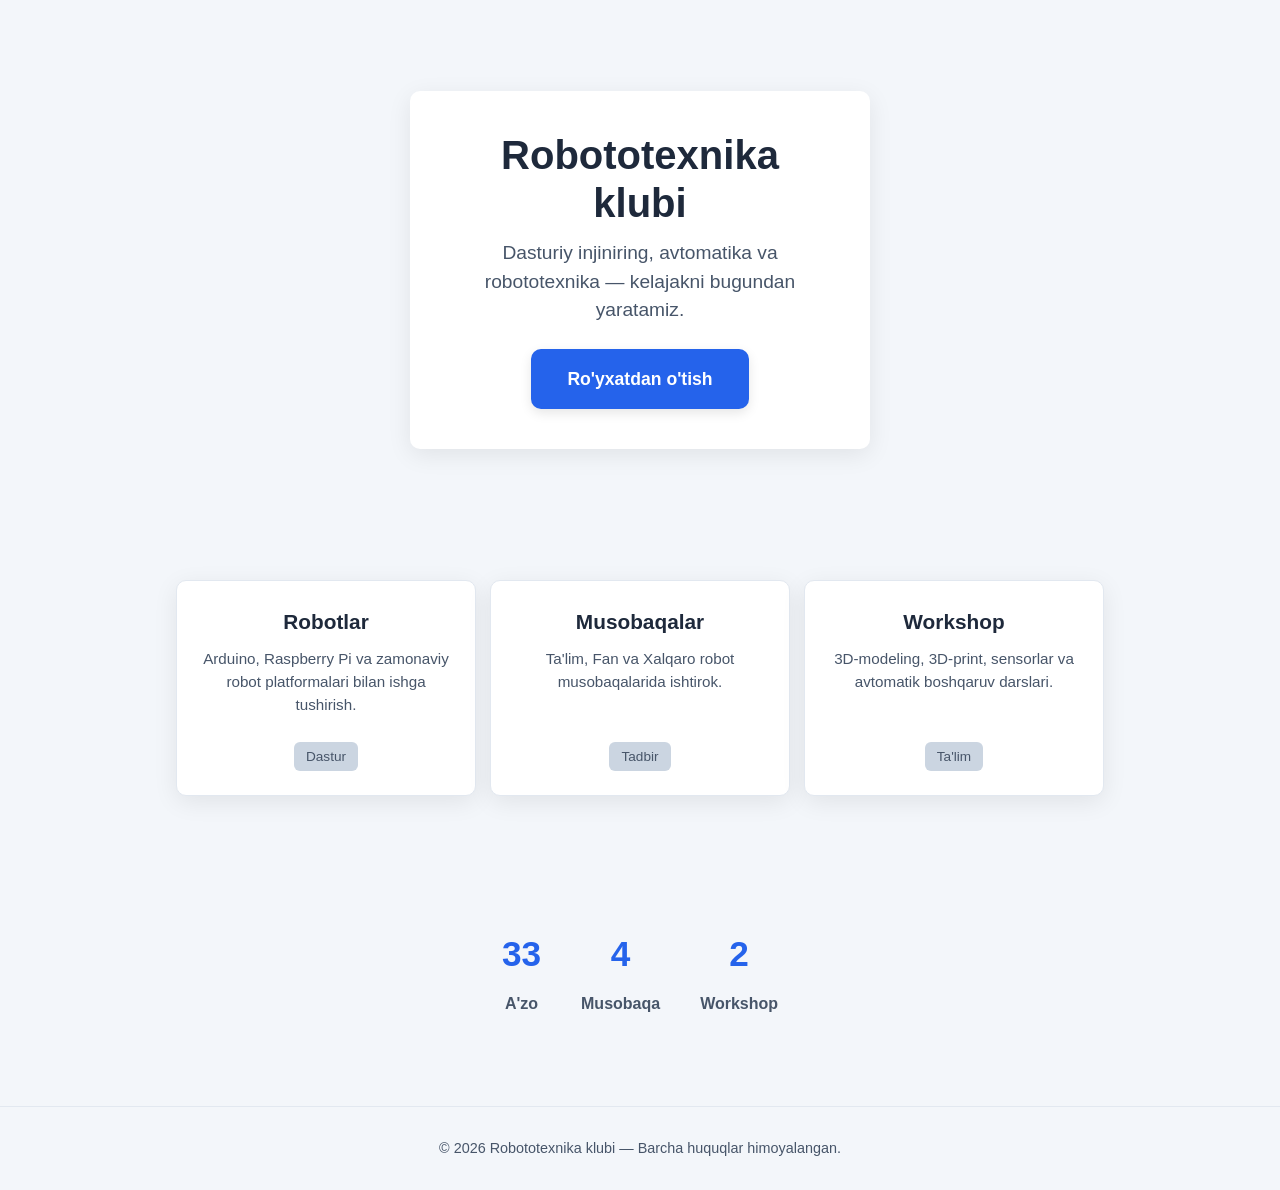
<file: 1-amaliyot/index.html>
<!DOCTYPE html>
<html lang="uz">
<head>
<meta charset="UTF-8">
<meta name="viewport" content="width=device-width, initial-scale=1.0">
<title>Robototexnika klubi</title>
<link rel="stylesheet" href="css/style.css">
</head>
<body>

<header class="hero">
    <div class="hero-inner">
        <h1>Robototexnika klubi</h1>
        <p class="subtitle">Dasturiy injiniring, avtomatika va robototexnika — kelajakni bugundan yaratamiz.</p>
        <a href="registration.html" class="btn btn-large">Ro'yxatdan o'tish</a>
    </div>
</header>

<main>
    <section class="cards">
        <article class="card" onclick="this.classList.toggle('active')">
            <h3>Robotlar</h3>
            <p>Arduino, Raspberry Pi va zamonaviy robot platformalari bilan ishga tushirish.</p>
            <span class="tag">Dastur</span>
        </article>
        <article class="card" onclick="this.classList.toggle('active')">
            <h3>Musobaqalar</h3>
            <p>Ta'lim, Fan va Xalqaro robot musobaqalarida ishtirok.</p>
            <span class="tag">Tadbir</span>
        </article>
        <article class="card" onclick="this.classList.toggle('active')">
            <h3>Workshop</h3>
            <p>3D-modeling, 3D-print, sensorlar va avtomatik boshqaruv darslari.</p>
            <span class="tag">Ta'lim</span>
        </article>
    </section>

    <section class="stats" id="stats">
        <div class="stat">
            <div class="stat-num" data-target="120">0</div>
            <div class="stat-label">A'zo</div>
        </div>
        <div class="stat">
            <div class="stat-num" data-target="15">0</div>
            <div class="stat-label">Musobaqa</div>
        </div>
        <div class="stat">
            <div class="stat-num" data-target="8">0</div>
            <div class="stat-label">Workshop</div>
        </div>
    </section>
</main>

<footer>
    <p>© 2026 Robototexnika klubi — Barcha huquqlar himoyalangan.</p>
</footer>

<script>
// Counter animation on scroll
function animateCounters() {
    const nums = document.querySelectorAll('.stat-num');
    nums.forEach(n => {
        const t = +n.dataset.target;
        const dur = 1200;
        const start = Date.now();
        const tick = () => {
            const p = Math.min((Date.now() - start) / dur, 1);
            n.textContent = Math.round(t * p);
            if (p < 1) requestAnimationFrame(tick);
        };
        tick();
    });
}

// Simple click feedback on cards
const cards = document.querySelectorAll('.card');
cards.forEach(c => {
    c.addEventListener('click', () => {
        cards.forEach(x => x.classList.remove('active'));
        c.classList.add('active');
    });
});

// Trigger counter when stats enter view
const observer = new IntersectionObserver(entries => {
    entries.forEach(e => { if (e.isIntersecting) animateCounters(); });
}, { threshold: 0.5 });
observer.observe(document.getElementById('stats'));
</script>

</body>
</html>
</file>
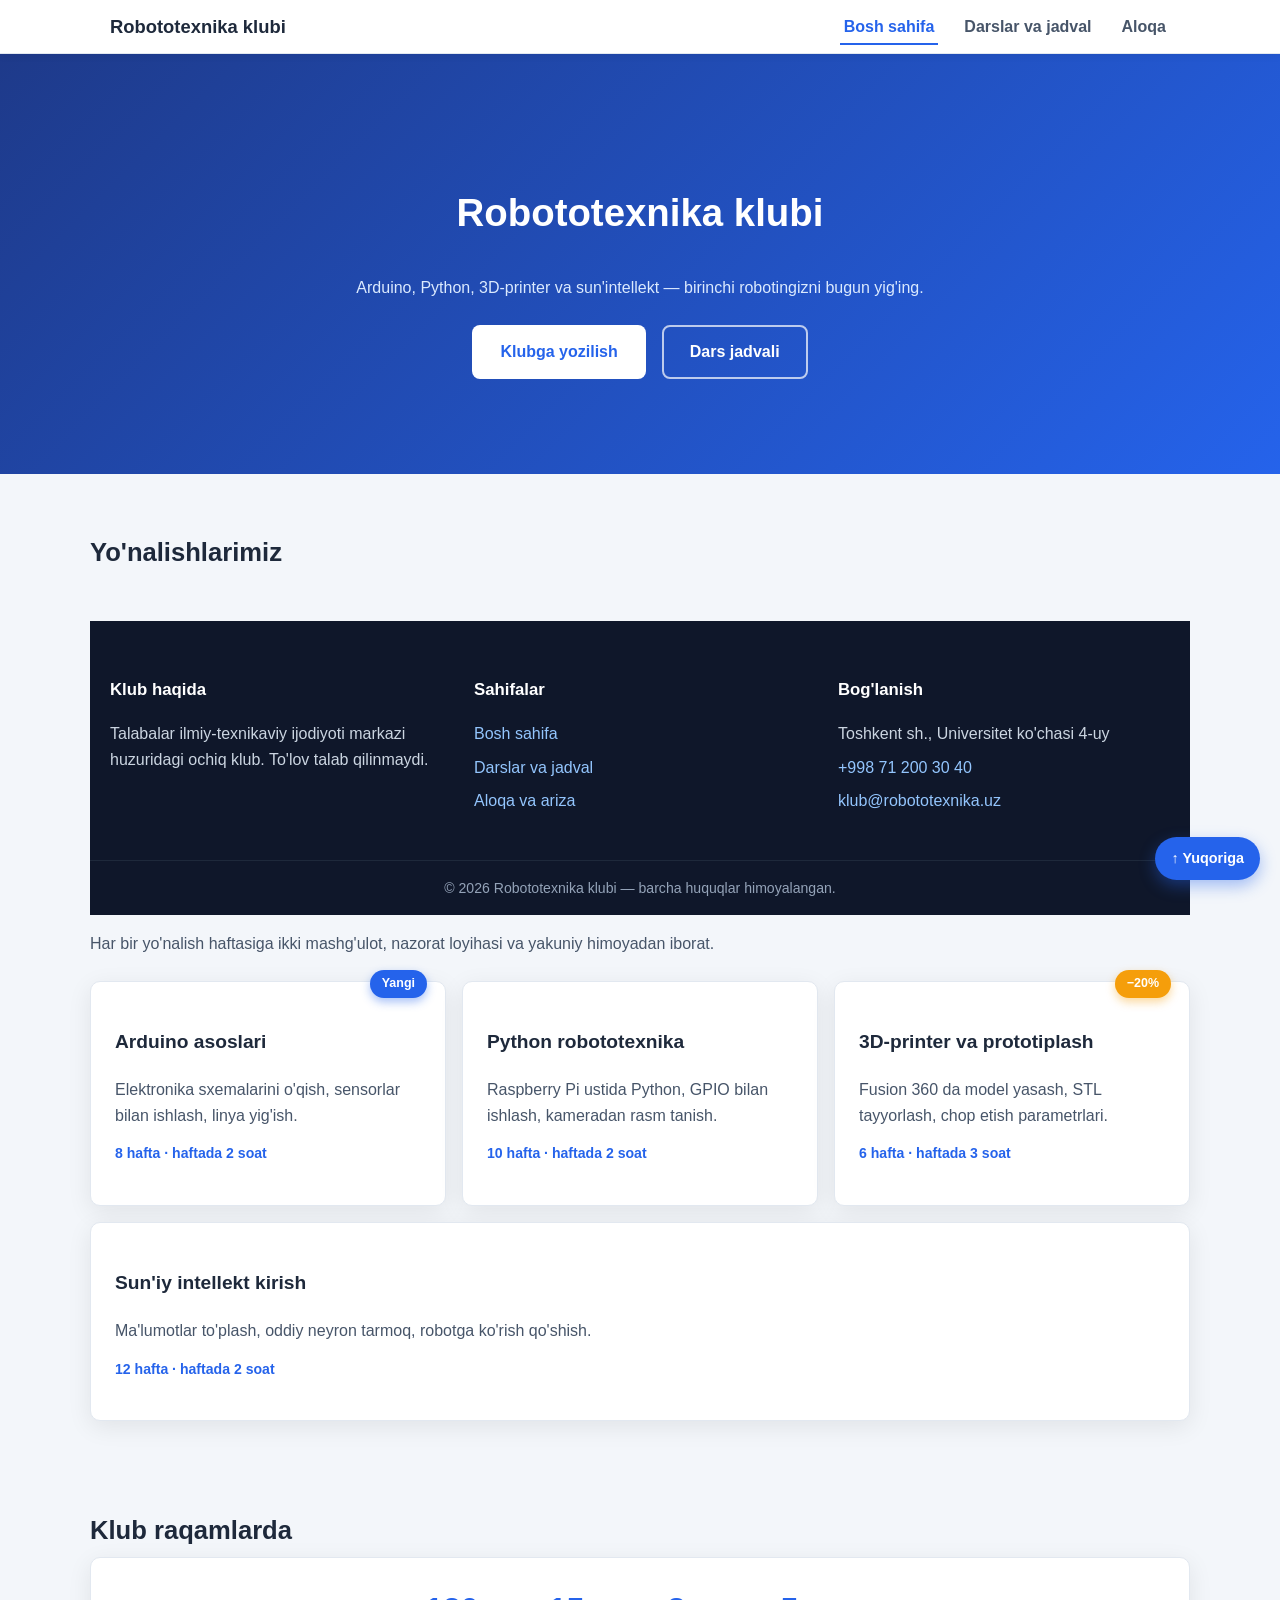
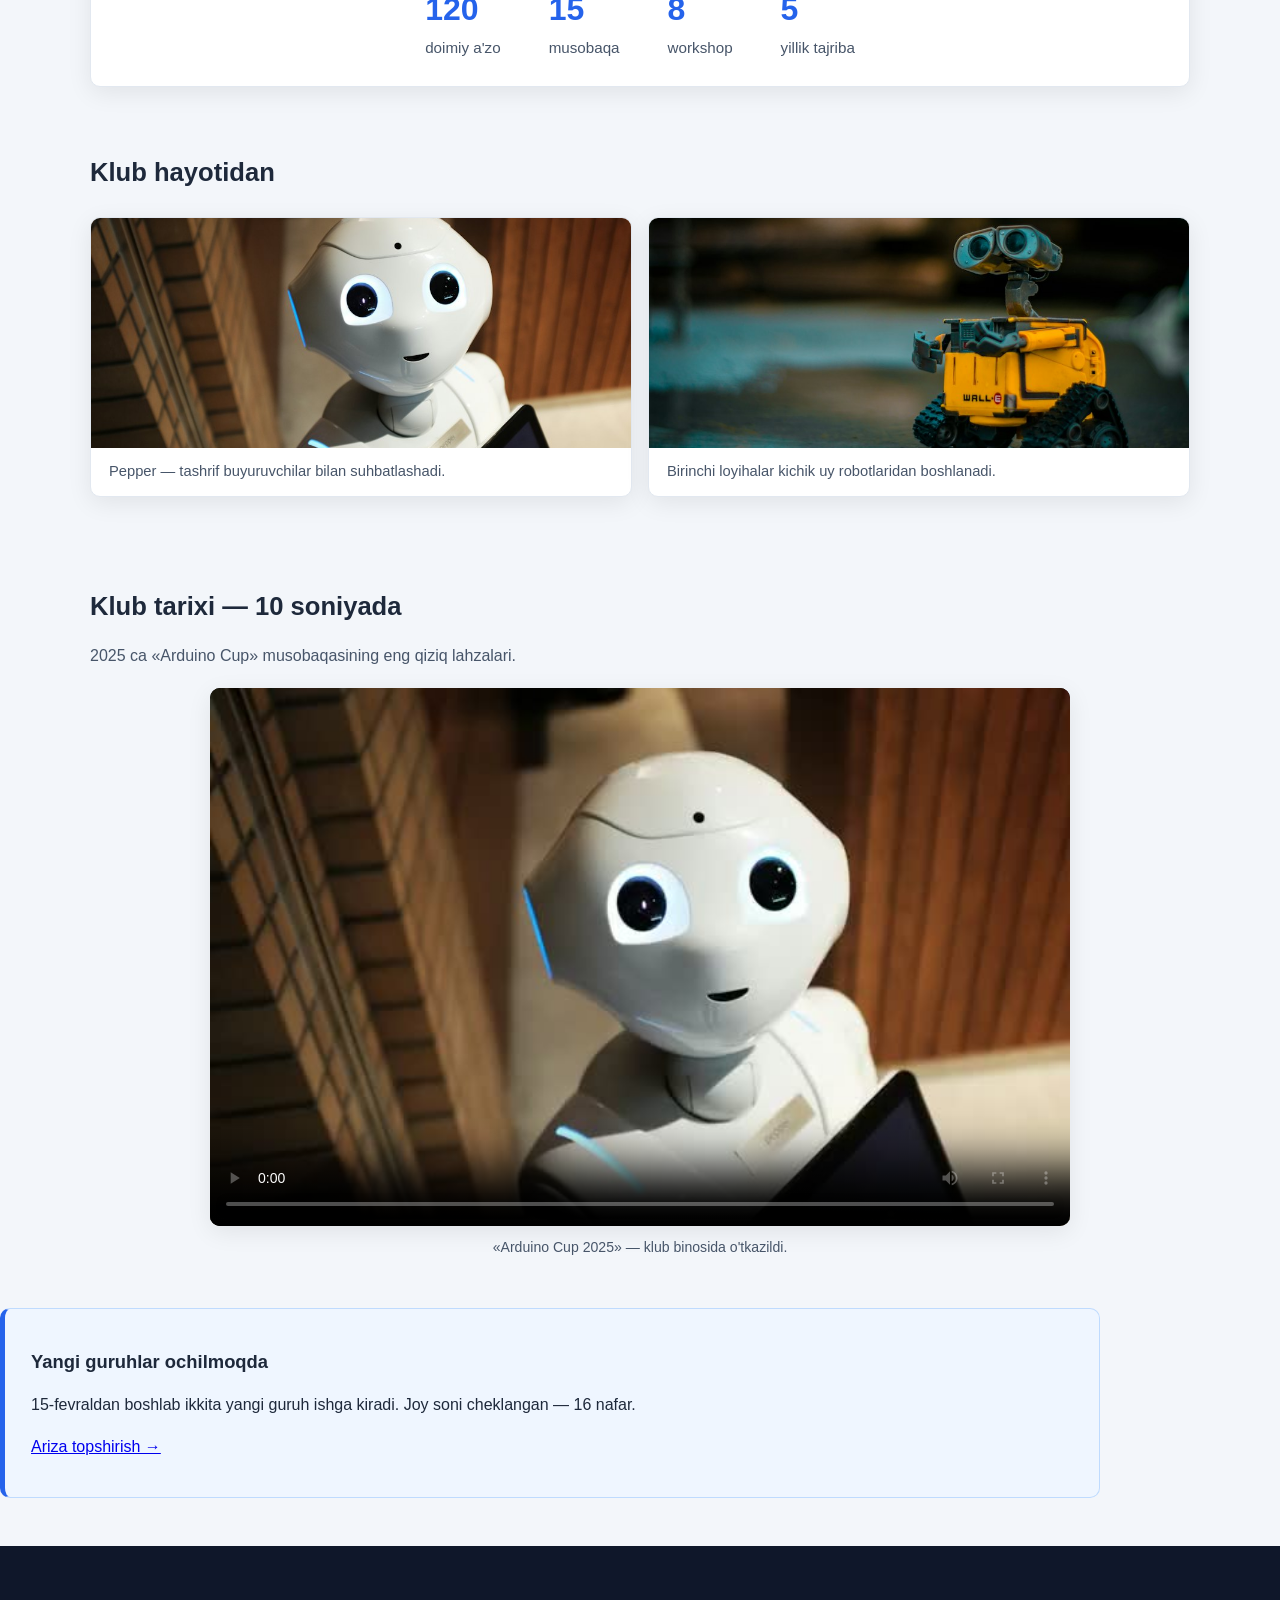
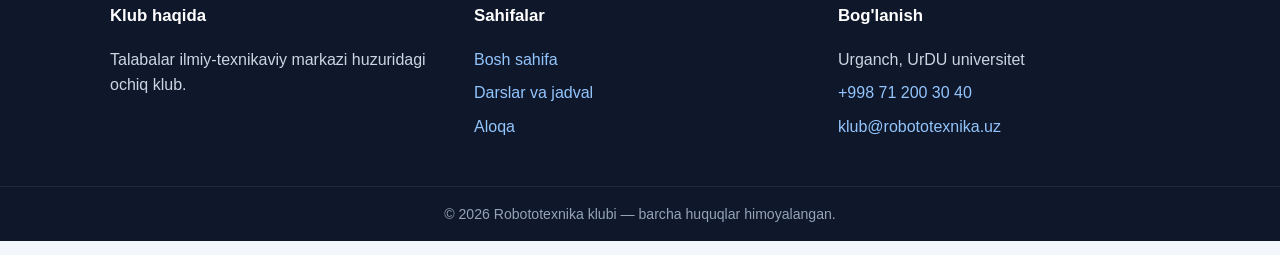
<file: 2-amaliyot/index.html>
<!DOCTYPE html>
<html lang="uz">
<head>
<meta charset="UTF-8">
<meta name="viewport" content="width=device-width, initial-scale=1.0">
<title>Robototexnika klubi — Bosh sahifa</title>
<link rel="stylesheet" href="css/style.css">
</head>
<body id="top">

<header class="site-header">
  <div class="header-inner">
    <a href="index.html" class="logo">Robototexnika klubi</a>
    <nav class="main-nav" aria-label="Asosiy menyu">
      <ul>
        <li><a href="index.html" class="active">Bosh sahifa</a></li>
        <li><a href="batafsil.html">Darslar va jadval</a></li>
        <li><a href="aloqa.html">Aloqa</a></li>
      </ul>
    </nav>
  </div>
</header>

<main>
  <section class="hero">
    <div class="hero-content">
      <h1>Robototexnika klubi</h1>
      <p>Arduino, Python, 3D-printer va sun'intellekt — birinchi robotingizni bugun yig'ing.</p>
      <div class="hero-actions">
        <a href="aloqa.html" class="btn btn-light">Klubga yozilish</a>
        <a href="batafsil.html" class="btn btn-ghost">Dars jadvali</a>
      </div>
    </div>
  </section>

  <section class="section container">
    <h2 class="section-title">Yo'nalishlarimiz</h2><footer class="site-footer">
      <div class="footer-inner">
        <div class="footer-col"><h3>Klub haqida</h3><p>Talabalar ilmiy-texnikaviy ijodiyoti markazi huzuridagi ochiq klub. To'lov talab qilinmaydi.</p></div>
        <div class="footer-col"><h3>Sahifalar</h3><ul><li><a href="index.html">Bosh sahifa</a></li><li><a href="batafsil.html">Darslar va jadval</a></li><li><a href="aloqa.html">Aloqa va ariza</a></li></ul></div>
        <div class="footer-col"><h3>Bog'lanish</h3><ul><li>Toshkent sh., Universitet ko'chasi 4-uy</li><li><a href="tel:+998712003040">+998 71 200 30 40</a></li><li><a href="mailto:klub@robototexnika.uz">klub@robototexnika.uz</a></li></ul></div>
      </div>
      <p class="copyright">© 2026 Robototexnika klubi — barcha huquqlar himoyalangan.</p>
    </footer>
    <p class="section-lead">Har bir yo'nalish haftasiga ikki mashg'ulot, nazorat loyihasi va yakuniy himoyadan iborat.</p>
    <div class="cards">
      <article class="card"><span class="badge badge-blue">Yangi</span><h3>Arduino asoslari</h3><p>Elektronika sxemalarini o'qish, sensorlar bilan ishlash, linya yig'ish.</p><p class="meta">8 hafta · haftada 2 soat</p></article>
      <article class="card"><h3>Python robototexnika</h3><p>Raspberry Pi ustida Python, GPIO bilan ishlash, kameradan rasm tanish.</p><p class="meta">10 hafta · haftada 2 soat</p></article>
      <article class="card"><span class="badge">−20%</span><h3>3D-printer va prototiplash</h3><p>Fusion 360 da model yasash, STL tayyorlash, chop etish parametrlari.</p><p class="meta">6 hafta · haftada 3 soat</p></article>
      <article class="card"><h3>Sun'iy intellekt kirish</h3><p>Ma'lumotlar to'plash, oddiy neyron tarmoq, robotga ko'rish qo'shish.</p><p class="meta">12 hafta · haftada 2 soat</p></article>
    </div>
  </section>

  <section class="section container">
    <h2 class="section-title">Klub raqamlarda</h2>
    <div class="stats">
      <div class="stat"><div class="stat-num">120</div><div class="stat-label">doimiy a'zo</div></div>
      <div class="stat"><div class="stat-num">15</div><div class="stat-label">musobaqa</div></div>
      <div class="stat"><div class="stat-num">8</div><div class="stat-label">workshop</div></div>
      <div class="stat"><div class="stat-num">5</div><div class="stat-label">yillik tajriba</div></div>
    </div>
  </section>

  <section class="section container">
    <h2 class="section-title">Klub hayotidan</h2>
    <div class="gallery">
      <figure class="gallery-item">
        <img src="rasmlar/robot-pepper.jpg" alt="Pepper sun'intellektli yordamchi robot turibdi">
        <figcaption>Pepper — tashrif buyuruvchilar bilan suhbatlashadi.</figcaption>
      </figure>
      <figure class="gallery-item">
        <img src="rasmlar/robot-walle.jpg" alt="WALL-E ko'rinishidagi mini uy roboti">
        <figcaption>Birinchi loyihalar kichik uy robotlaridan boshlanadi.</figcaption>
      </figure>
    </div>
  </section>

  <section class="section container">
    <h2 class="section-title">Klub tarixi — 10 soniyada</h2>
    <p class="section-lead">2025 ca «Arduino Cup» musobaqasining eng qiziq lahzalari.</p>
    <div class="video-box">
      <video controls poster="rasmlar/klub-tarixi-poster.jpg">
        <source src="rasmlar/klub-tarixi.mp4" type="video/mp4">
        Brauzer video qo'llab-quvvatlamaydi. <a href="rasmlar/klub-tarixi.mp4">Yuklab olish</a>.
      </video>
      <p class="video-note">«Arduino Cup 2025» — klub binosida o'tkazildi.</p>
    </div>
  </section>

  <aside class="container aside-box">
    <h2>Yangi guruhlar ochilmoqda</h2>
    <p>15-fevraldan boshlab ikkita yangi guruh ishga kiradi. Joy soni cheklangan — 16 nafar.</p>
    <p><a href="aloqa.html">Ariza topshirish →</a></p>
  </aside>

</main>

<footer class="site-footer">
  <div class="footer-inner">
    <div class="footer-col"><h3>Klub haqida</h3><p>Talabalar ilmiy-texnikaviy markazi huzuridagi ochiq klub.</p></div>
    <div class="footer-col"><h3>Sahifalar</h3><ul><li><a href="index.html">Bosh sahifa</a></li><li><a href="batafsil.html">Darslar va jadval</a></li><li><a href="aloqa.html">Aloqa</a></li></ul></div>
    <div class="footer-col"><h3>Bog'lanish</h3><ul><li>Urganch, UrDU universitet</li><li><a href="tel:+998712003040">+998 71 200 30 40</a></li><li><a href="mailto:klub@robototexnika.uz">klub@robototexnika.uz</a></li></ul></div>
  </div>
  <p class="copyright">© 2026 Robototexnika klubi — barcha huquqlar himoyalangan.</p>
</footer>

<a href="#top" class="back-to-top">↑ Yuqoriga</a>

</body>
</html>
</file>
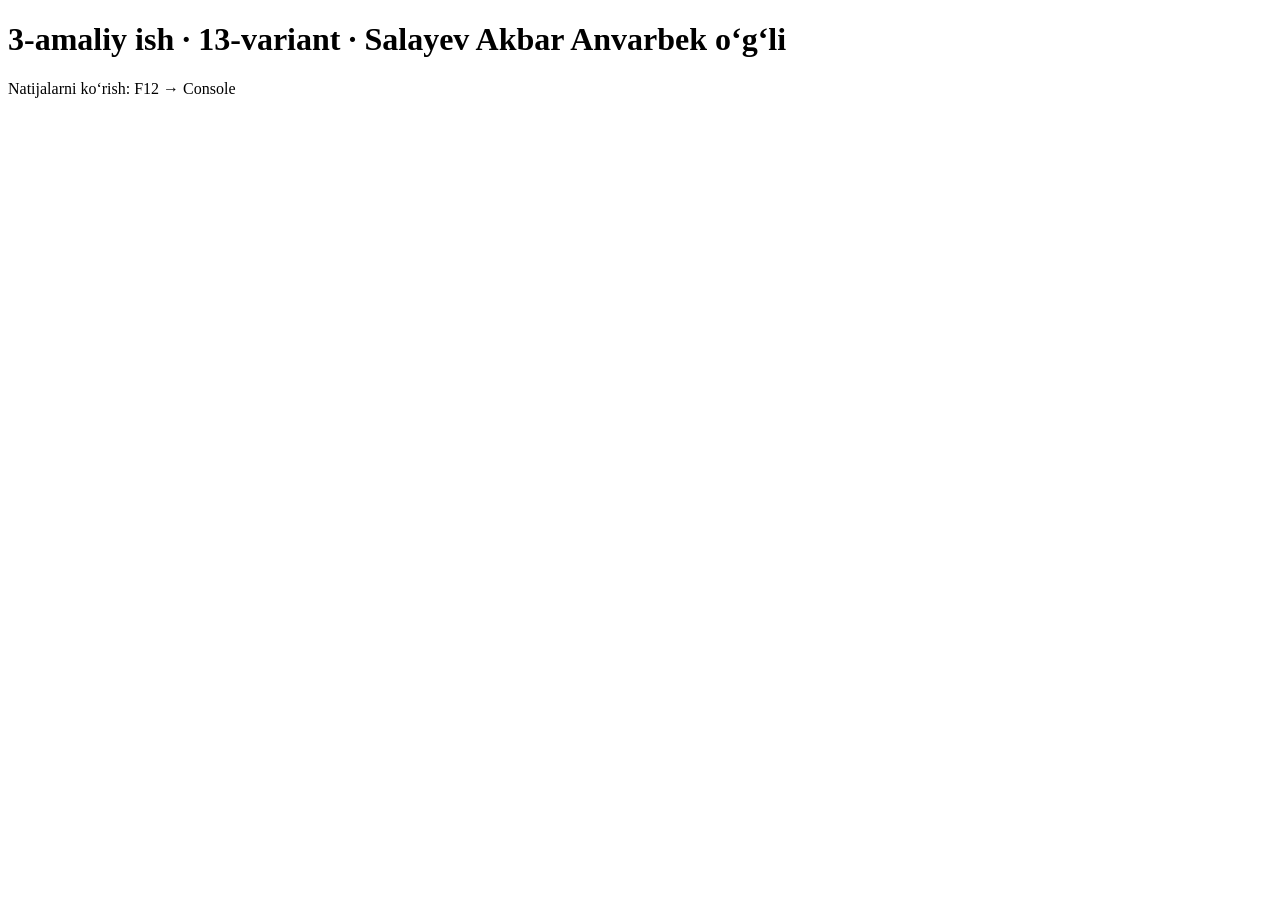
<file: 3-amaliyot/index.html>
<!DOCTYPE html>
<html lang="uz">
<head>
  <meta charset="UTF-8">
  <title>3-amaliy ish — 13-variant</title>
</head>
<body>
  <h1>3-amaliy ish · 13-variant · Salayev Akbar Anvarbek o‘g‘li</h1>
  <p>Natijalarni ko‘rish: F12 → Console</p>
  <script src="js/masala1.js"></script>
  <script src="js/masala2.js"></script>
  <script src="js/masala3.js"></script>
  <script src="js/masala4.js"></script>
  <script src="js/masala5.js"></script>
</body>
</html>
</file>
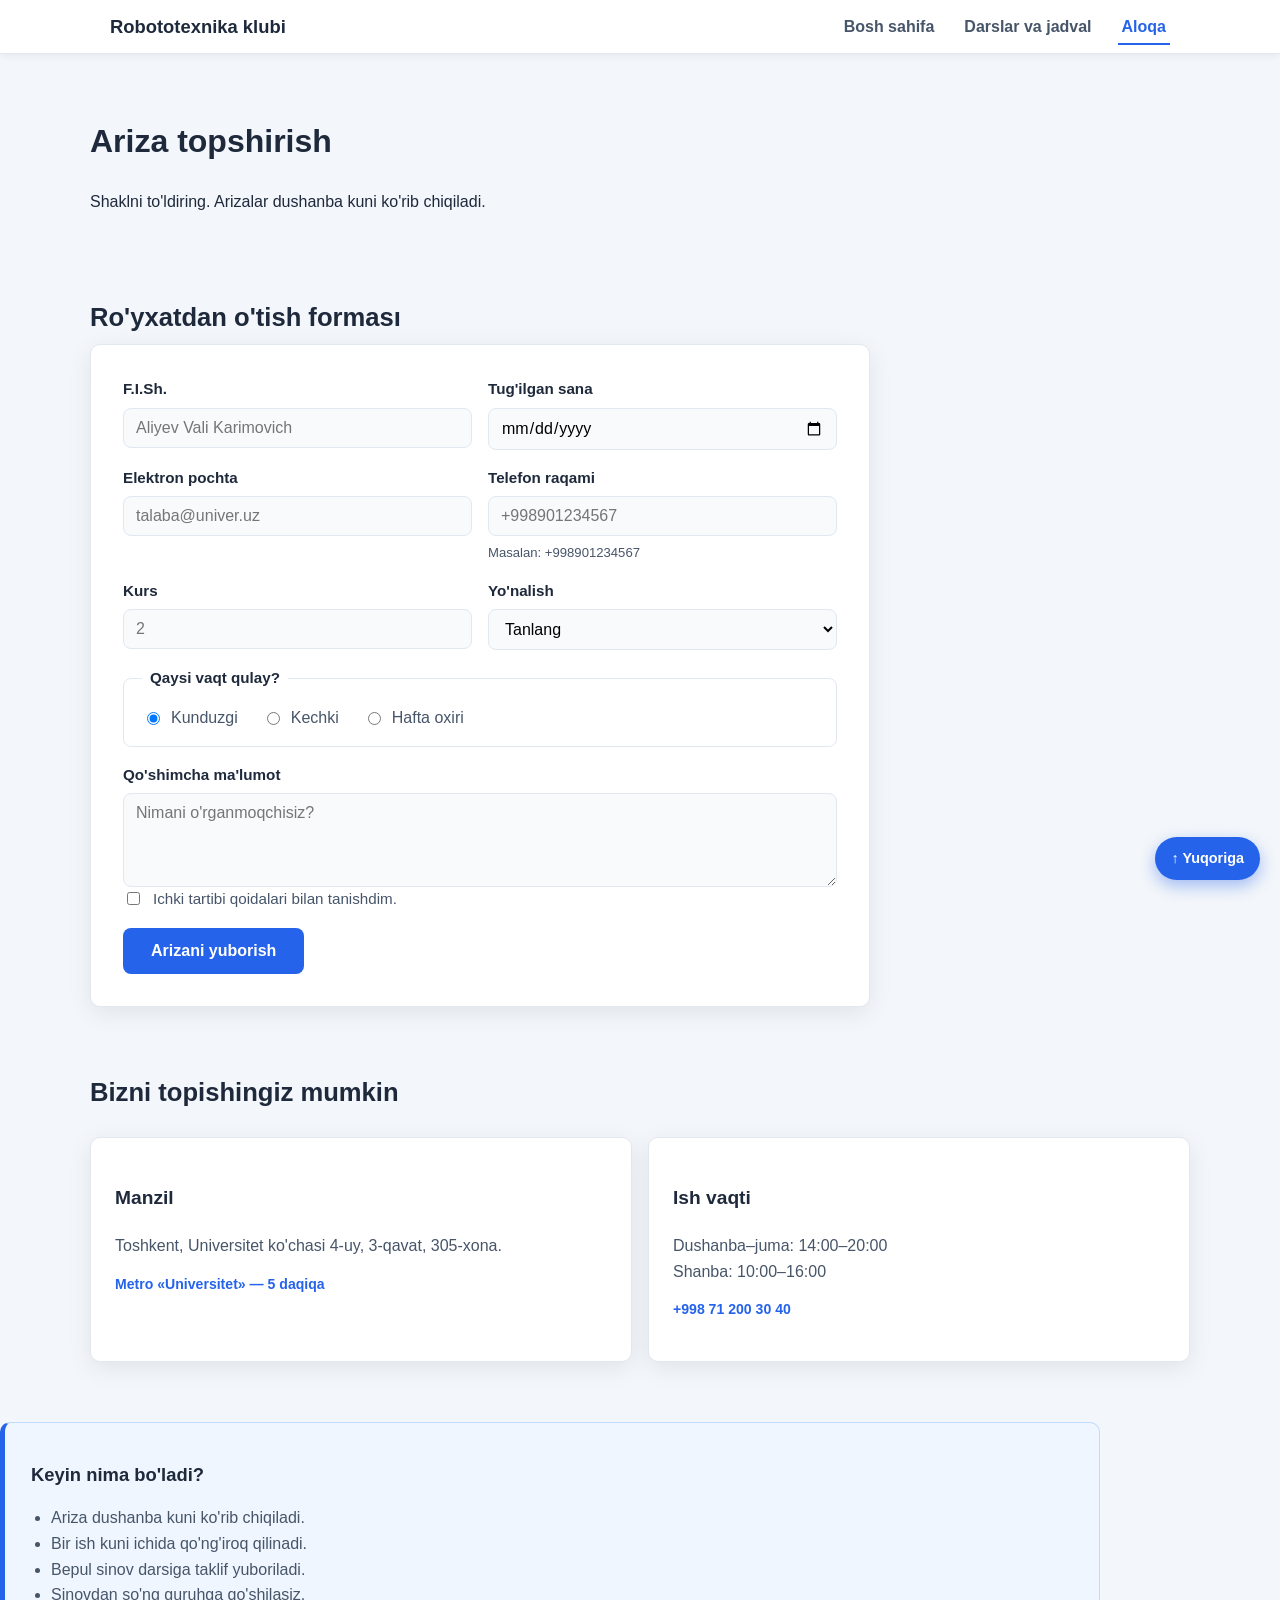
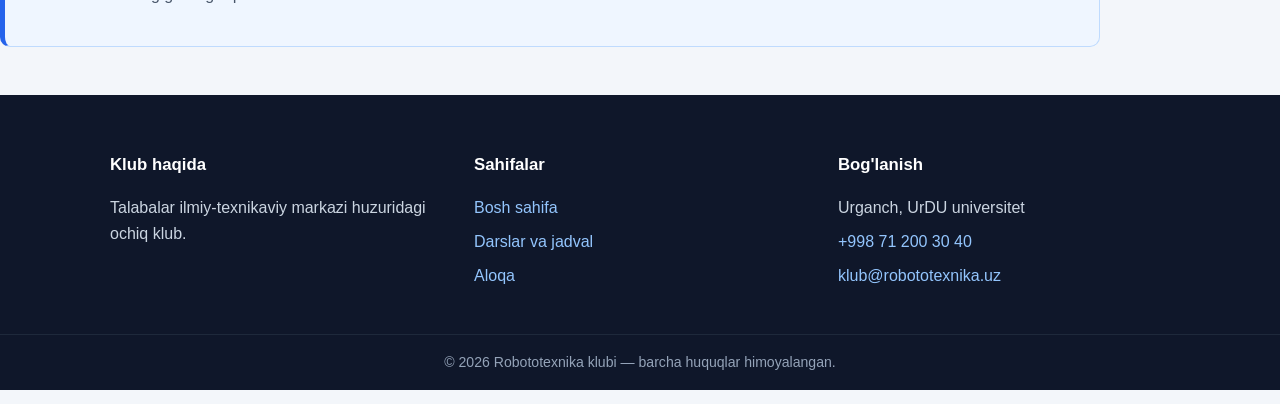
<file: 2-amaliyot/aloqa.html>
<!DOCTYPE html>
<html lang="uz">
<head>
<meta charset="UTF-8">
<meta name="viewport" content="width=device-width, initial-scale=1.0">
<title>Ariza topshirish — Robototexnika klubi</title>
<link rel="stylesheet" href="css/style.css">
</head>
<body id="top">

<header class="site-header">
  <div class="header-inner">
    <a href="index.html" class="logo">Robototexnika klubi</a>
    <nav class="main-nav" aria-label="Asosiy menyu">
      <ul>
        <li><a href="index.html">Bosh sahifa</a></li>
        <li><a href="batafsil.html">Darslar va jadval</a></li>
        <li><a href="aloqa.html" class="active">Aloqa</a></li>
      </ul>
    </nav>
  </div>
</header>

<main>
  <div class="container page-header">
    <h1>Ariza topshirish</h1>
    <p>Shaklni to'ldiring. Arizalar dushanba kuni ko'rib chiqiladi.</p>
  </div>

  <section class="section container">
    <h2 class="section-title">Ro'yxatdan o'tish forması</h2>
    <form class="form-card" action="#" method="post">

      <div class="form-row">
        <div class="field"><label for="fullname">F.I.Sh.</label><input type="text" id="fullname" name="fullname" placeholder="Aliyev Vali Karimovich" required></div>
        <div class="field"><label for="birth">Tug'ilgan sana</label><input type="date" id="birth" name="birth"></div>
      </div>

      <div class="form-row">
        <div class="field"><label for="email">Elektron pochta</label><input type="email" id="email" name="email" placeholder="talaba@univer.uz" required></div>
        <div class="field"><label for="phone">Telefon raqami</label><input type="tel" id="phone" name="phone" pattern="\+998[0-9]{9}" placeholder="+998901234567" title="+998 bilan boshlanadi, 12 belgi" required><span class="hint">Masalan: +998901234567</span></div>
      </div>

      <div class="form-row">
        <div class="field"><label for="course">Kurs</label><input type="number" id="course" name="course" min="1" max="6" placeholder="2"></div>
        <div class="field"><label for="direction">Yo'nalish</label><select id="direction" name="direction" required><option value="">Tanlang</option><option value="arduino">Arduino asoslari</option><option value="python">Python robototexnika</option><option value="3d">3D-printer</option><option value="ai">Sun'iy intellekt</option></select></div>
      </div>

      <fieldset>
        <legend>Qaysi vaqt qulay?</legend>
        <div class="radio-row">
          <label for="slot-day"><input type="radio" id="slot-day" name="slot" value="day" checked> Kunduzgi</label>
          <label for="slot-evening"><input type="radio" id="slot-evening" name="slot" value="evening"> Kechki</label>
          <label for="slot-weekend"><input type="radio" id="slot-weekend" name="slot" value="weekend"> Hafta oxiri</label>
        </div>
      </fieldset>

      <div class="field"><label for="message">Qo'shimcha ma'lumot</label><textarea id="message" name="message" rows="4" placeholder="Nimani o'rganmoqchisiz?"></textarea></div>

      <div class="checkbox-row">
        <input type="checkbox" id="rules" name="rules" required>
        <label for="rules">Ichki tartibi qoidalari bilan tanishdim.</label>
      </div>

      <div class="form-actions"><button type="submit" class="btn btn-primary">Arizani yuborish</button></div>
    </form>
  </section>

  <section class="section container">
    <h2 class="section-title">Bizni topishingiz mumkin</h2>
    <div class="gallery">
      <article class="card"><h3>Manzil</h3><p>Toshkent, Universitet ko'chasi 4-uy, 3-qavat, 305-xona.</p><p class="meta">Metro «Universitet» — 5 daqiqa</p></article>
      <article class="card"><h3>Ish vaqti</h3><p>Dushanba–juma: 14:00–20:00<br>Shanba: 10:00–16:00</p><p class="meta">+998 71 200 30 40</p></article>
    </div>
  </section>

  <aside class="container aside-box">

    <h2>Keyin nima bo'ladi?</h2>
    <ul>
      <li>Ariza dushanba kuni ko'rib chiqiladi.</li>
      <li>Bir ish kuni ichida qo'ng'iroq qilinadi.</li>
      <li>Bepul sinov darsiga taklif yuboriladi.</li>
      <li>Sinovdan so'ng guruhga qo'shilasiz.</li>
    </ul>
  </aside>

</main>

<footer class="site-footer">
  <div class="footer-inner">
    <div class="footer-col"><h3>Klub haqida</h3><p>Talabalar ilmiy-texnikaviy markazi huzuridagi ochiq klub.</p></div>
    <div class="footer-col"><h3>Sahifalar</h3><ul><li><a href="index.html">Bosh sahifa</a></li><li><a href="batafsil.html">Darslar va jadval</a></li><li><a href="aloqa.html">Aloqa</a></li></ul></div>
    <div class="footer-col"><h3>Bog'lanish</h3><ul><li>Urganch, UrDU universitet</li><li><a href="tel:+998712003040">+998 71 200 30 40</a></li><li><a href="mailto:klub@robototexnika.uz">klub@robototexnika.uz</a></li></ul></div>
  </div>
  <p class="copyright">© 2026 Robototexnika klubi — barcha huquqlar himoyalangan.</p>
</footer>

<a href="#top" class="back-to-top">↑ Yuqoriga</a>

</body>
</html>
</file>
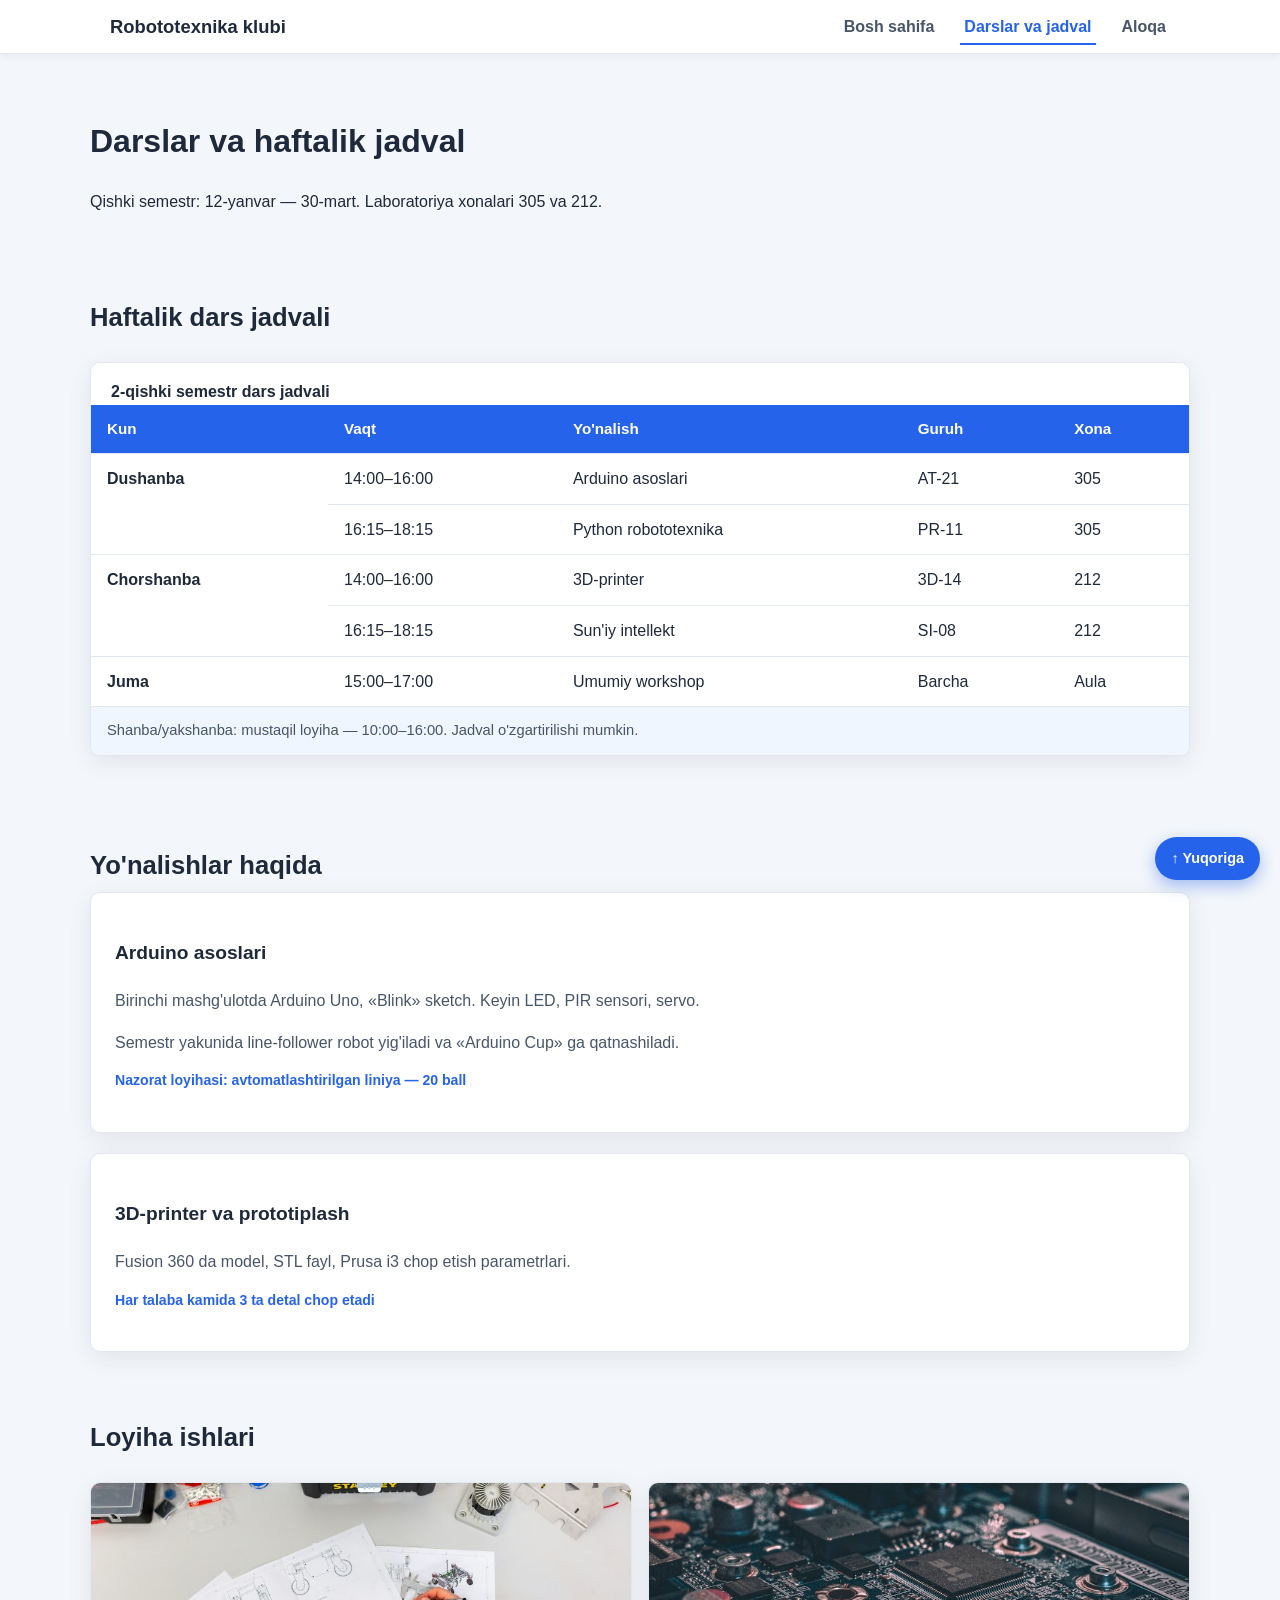
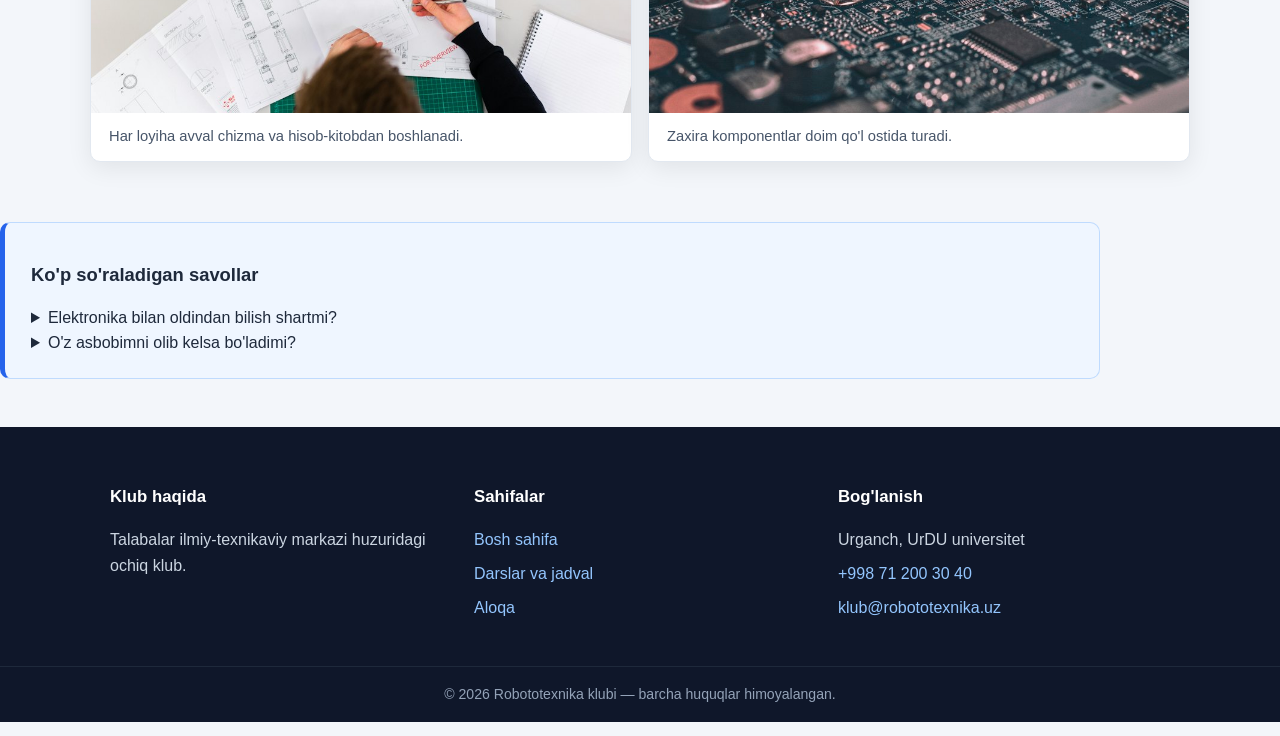
<file: 2-amaliyot/batafsil.html>
<!DOCTYPE html>
<html lang="uz">
<head>
<meta charset="UTF-8">
<meta name="viewport" content="width=device-width, initial-scale=1.0">
<title>Darslar va jadval — Robototexnika klubi</title>
<link rel="stylesheet" href="css/style.css">
</head>
<body id="top">

<header class="site-header">
  <div class="header-inner">
    <a href="index.html" class="logo">Robototexnika klubi</a>
    <nav class="main-nav" aria-label="Asosiy menyu">
      <ul>
        <li><a href="index.html">Bosh sahifa</a></li>
        <li><a href="batafsil.html" class="active">Darslar va jadval</a></li>
        <li><a href="aloqa.html">Aloqa</a></li>
      </ul>
    </nav>
  </div>
</header>

<main>
  <div class="container page-header">
    <h1>Darslar va haftalik jadval</h1>
    <p>Qishki semestr: 12-yanvar — 30-mart. Laboratoriya xonalari 305 va 212.</p>
  </div>

  <section class="section container">
    <h2 class="section-title">Haftalik dars jadvali</h2>
    <div class="table-wrap">
      <table>
        <caption>2-qishki semestr dars jadvali</caption>
        <thead>
          <tr><th>Kun</th><th>Vaqt</th><th>Yo'nalish</th><th>Guruh</th><th>Xona</th></tr>
        </thead>
        <tbody>
          <tr><td rowspan="2"><strong>Dushanba</strong></td><td>14:00–16:00</td><td>Arduino asoslari</td><td>AT-21</td><td>305</td></tr>
          <tr><td>16:15–18:15</td><td>Python robototexnika</td><td>PR-11</td><td>305</td></tr>
          <tr><td rowspan="2"><strong>Chorshanba</strong></td><td>14:00–16:00</td><td>3D-printer</td><td>3D-14</td><td>212</td></tr>
          <tr><td>16:15–18:15</td><td>Sun'iy intellekt</td><td>SI-08</td><td>212</td></tr>
          <tr><td><strong>Juma</strong></td><td>15:00–17:00</td><td>Umumiy workshop</td><td>Barcha</td><td>Aula</td></tr>
          <tr><td colspan="5" class="table-note">Shanba/yakshanba: mustaqil loyiha — 10:00–16:00. Jadval o'zgartirilishi mumkin.</td></tr>
        </tbody>
      </table>
    </div>
  </section>

  <section class="section container">
    <h2 class="section-title">Yo'nalishlar haqida</h2>
    <article class="card">
      <h3>Arduino asoslari</h3>
      <p>Birinchi mashg'ulotda Arduino Uno, «Blink» sketch. Keyin LED, PIR sensori, servo.</p>
      <p>Semestr yakunida line-follower robot yig'iladi va «Arduino Cup» ga qatnashiladi.</p>
      <p class="meta">Nazorat loyihasi: avtomatlashtirilgan liniya — 20 ball</p>
    </article>
    <article class="card" style="margin-top:20px;">
      <h3>3D-printer va prototiplash</h3>
      <p>Fusion 360 da model, STL fayl, Prusa i3 chop etish parametrlari.</p>
      <p class="meta">Har talaba kamida 3 ta detal chop etadi</p>
    </article>
  </section>

  <section class="section container">
    <h2 class="section-title">Loyiha ishlari</h2>
    <div class="gallery">
      <figure class="gallery-item">
        <img src="rasmlar/loyiha-chizma.jpg" alt="Talaba robot chizmasini chizmoqda">
        <figcaption>Har loyiha avval chizma va hisob-kitobdan boshlanadi.</figcaption>
      </figure>
      <figure class="gallery-item">
        <img src="rasmlar/plata.jpg" alt="Mikroprotsessor platasi yaqindan">
        <figcaption>Zaxira komponentlar doim qo'l ostida turadi.</figcaption>
      </figure>
    </div>
  </section>

  <aside class="container aside-box faq">
    <h2>Ko'p so'raladigan savollar</h2>
    <details><summary>Elektronika bilan oldindan bilish shartmi?</summary><p>Yo'q. Birinchi semestrda noldan boshlanadi.</p></details>
    <details><summary>O'z asbobimni olib kelsa bo'ladimi?</summary><p>Ha. Klubda umumiy asbob-to'plam ham mavjud.</p></details>
  </aside>

</main>

<footer class="site-footer">
  <div class="footer-inner">
    <div class="footer-col"><h3>Klub haqida</h3><p>Talabalar ilmiy-texnikaviy markazi huzuridagi ochiq klub.</p></div>
    <div class="footer-col"><h3>Sahifalar</h3><ul><li><a href="index.html">Bosh sahifa</a></li><li><a href="batafsil.html">Darslar va jadval</a></li><li><a href="aloqa.html">Aloqa</a></li></ul></div>
    <div class="footer-col"><h3>Bog'lanish</h3><ul><li>Urganch, UrDU universitet</li><li><a href="tel:+998712003040">+998 71 200 30 40</a></li><li><a href="mailto:klub@robototexnika.uz">klub@robototexnika.uz</a></li></ul></div>
  </div>
  <p class="copyright">© 2026 Robototexnika klubi — barcha huquqlar himoyalangan.</p>
</footer>
<a href="#top" class="back-to-top">↑ Yuqoriga</a>

</body>
</html>
</file>
<file: 1-amaliyot/css/style.css>
/* ============================================================
   UNIVERSITET KLUB + ROBOTTEKNIKA — style.css
   Yozish uslubi: toza, izoh bilan, raqamlangan bo'limlar
   ============================================================ */

/* --- 1. Global reset --- */
* { box-sizing: border-box; margin: 0; padding: 0; }

/* --- 2. Root o'zgaruvchilar --- */
:root {
    --bg:        #f3f6fa;
    --card:      #ffffff;
    --text:      #1e293b;
    --text-soft: #475569;
    --border:    #cbd5e1;
    --border-soft: #e2e8f0;
    --primary:   #2563eb;
    --primary-h: #1d4ed8;
    --shadow:    0 6px 24px rgba(0,0,0,0.08);
    --radius:    10px;
    --gap:       14px;
}

/* --- 3. Body --- */
body {
    font-family: 'Segoe UI', Tahoma, Geneva, Verdana, sans-serif;
    background: var(--bg);
    color: var(--text);
    line-height: 1.6;
}

/* --- 4. Landing page --- */
.container {
    background: var(--card);
    padding: 40px 30px;
    border-radius: var(--radius);
    box-shadow: var(--shadow);
    text-align: center;
    max-width: 460px;
    margin: 10vh auto;
}
.container h1 { font-size: 2rem; margin-bottom: 10px; color: var(--text); }
.container p { color: var(--text-soft); font-size: 1.05rem; margin-bottom: 24px; }

/* --- 5. Tugma asosiy --- */
.btn {
    display: inline-block;
    padding: 12px 28px;
    background: var(--primary);
    color: #fff;
    text-decoration: none;
    border: none;
    border-radius: 8px;
    font-size: 1rem;
    font-weight: 600;
    cursor: pointer;
    transition: background .15s ease;
}
.btn:hover { background: var(--primary-h); }

/* --- 6. Login / Registration wrapper --- */
.login-wrapper { max-width: 720px; margin: 6vh auto; padding: 0 20px; }
.login-img { width: 100%; max-height: 260px; object-fit: cover; border-radius: var(--radius); box-shadow: var(--shadow); display: block; margin-bottom: 24px; }
.login-box { background: var(--card); padding: 28px; border-radius: var(--radius); box-shadow: var(--shadow); }
.login-box h2 { font-size: 1.6rem; margin-bottom: 18px; color: var(--text); }

/* --- 7. Form qatorlari --- */
.form-row { display: flex; gap: var(--gap); margin-bottom: var(--gap); flex-wrap: wrap; }
.field { flex: 1 1 280px; }
.field label { display: block; font-weight: 600; margin-bottom: 6px; font-size: 0.95rem; color: #334; }
.field input,
.field select { width: 100%; padding: 10px 12px; border: 1.5px solid var(--border); border-radius: 8px; font-size: 1rem; background: #f8fafc; transition: border-color .15s ease, background .15s ease; font-family: inherit; }
.field input:focus,
.field select:focus { outline: none; border-color: var(--primary); background: #fff; }
.field small { display: block; margin-top: 4px; font-size: 0.82rem; color: #64748b; }

/* --- 8. Form tugmasi --- */
.login-box button { width: 100%; padding: 12px; margin-top: 4px; font-size: 1rem; font-weight: 600; }

/* --- 9. Bo'lim sarlavhalari --- */
.section-title { font-size: 1.15rem; font-weight: 700; color: #1e293b; margin: 22px 0 14px; padding-bottom: 8px; border-bottom: 1px solid var(--border-soft); text-align: left; }

/* ============================================================
   ROBOTTEKNIKA KLUBI - interaktivni style.css qo'shish
   ============================================================ */

/* --- 10. Hero --- */
.hero { min-height: 60vh; display: flex; align-items: center; justify-content: center; padding: 20px; text-align: center; }
.hero-inner { max-width: 460px; padding: 40px; background: var(--card); border-radius: var(--radius); box-shadow: var(--shadow); text-align: center; }
.hero h1 { font-size: 2.5rem; margin-bottom: 12px; color: var(--text); line-height: 1.2; }
.hero .subtitle { font-size: 1.2rem; color: var(--text-soft); margin-bottom: 24px; line-height: 1.5; }

/* --- 11. Katta tugma --- */
.btn-large { display: inline-block; padding: 16px 36px; background: var(--primary); color: #fff; text-decoration: none; border: none; border-radius: 10px; font-size: 1.1rem; font-weight: 600; cursor: pointer; transition: background .15s ease, transform .2s ease; box-shadow: 0 4px 12px rgba(0,0,0,0.1); }
.btn-large:hover { background: var(--primary-h); transform: translateY(-3px); box-shadow: 0 6px 18px rgba(0,0,0,0.15); }

/* --- 12. Cards --- */
.cards { display: flex; flex-wrap: wrap; justify-content: center; gap: var(--gap); padding: 40px 20px; max-width: 1200px; margin: 0 auto; }
.card { background: var(--card); border-radius: var(--radius); padding: 24px; width: 300px; box-shadow: var(--shadow); transition: all .25s ease; cursor: pointer; display: flex; flex-direction: column; align-items: center; text-align: center; border: 1px solid var(--border-soft); }
.card:hover { transform: translateY(-8px); box-shadow: 0 12px 24px rgba(0,0,0,0.15); }
.card.active { border: 2px solid var(--primary); box-shadow: 0 16px 32px rgba(37,99,235,0.25); }
.card h3 { font-size: 1.3rem; margin-bottom: 10px; color: var(--text); }
.card p { flex: 1; color: var(--text-soft); font-size: 0.95rem; line-height: 1.5; margin-bottom: 15px; }
.card .tag { display: inline-block; padding: 4px 12px; background: var(--border); color: var(--text-soft); font-size: 0.85rem; border-radius: 6px; margin-top: 10px; }

/* --- 13. Stats --- */
.stats { display: flex; justify-content: center; gap: 40px; padding: 40px 20px; max-width: 1200px; margin: 50px auto; }
.stat { text-align: center; transition: all .3s ease; }
.stat-num { font-size: 2.2rem; font-weight: 700; color: var(--primary); transition: all .3s ease; }
.stat-label { font-size: 1rem; color: var(--text-soft); margin-top: 8px; font-weight: 600; }

/* --- 14. Footer --- */
footer { text-align: center; padding: 30px 0; color: var(--text-soft); font-size: 0.9rem; border-top: 1px solid var(--border-soft); margin-top: 50px; }

/* --- 15. Responsive --- */
@media (max-width: 768px) {
    .hero h1 { font-size: 2rem; }
    .hero-inner { padding: 30px 20px; }
    .cards { flex-direction: column; align-items: center; }
    .card { width: 100%; max-width: 300px; }
    .stats { flex-direction: column; gap: 25px; }
    .stat-num { font-size: 1.8rem; }
}
</file>
<file: 2-amaliyot/css/style.css>
* {
    box-sizing: border-box;
}

:root {
    --bg: #f3f6fa;
    --card: #fff;
    --text: #1e293b;
    --soft: #475569;
    --line: #e2e8f0;
    --blue: #2563eb;
    --blue-h: #1d4ed8;
    --shadow: 0 6px 24px rgba(0, 0, 0, .08);
    --r: 10px;
    --gap: 16px;
}

body {
    margin: 0;
    font-family: 'Segoe UI', Tahoma, sans-serif;
    background: var(--bg);
    color: var(--text);
    line-height: 1.6;
}

.container {
    max-width: 1100px;
    margin: 0 auto;
    padding: 0 20px;
}

.site-header {
    position: sticky;
    top: 0;
    z-index: 100;
    background: var(--card);
    border-bottom: 1px solid var(--line);
    box-shadow: 0 2px 8px rgba(0, 0, 0, .06);
}

.header-inner {
    display: flex;
    justify-content: space-between;
    align-items: center;
    gap: var(--gap);
    padding: 12px 20px;
    max-width: 1100px;
    margin: 0 auto;
}

.logo {
    font-weight: 700;
    text-decoration: none;
    color: #1e293b;
    font-size: 1.15rem;
}

.logo:hover {
    color: var(--blue);
}

.main-nav ul {
    display: flex;
    align-items: center;
    gap: 8px 22px;
    margin: 0;
    padding: 0;
    list-style: none;
    flex-wrap: wrap;
}

.main-nav a {
    padding: 8px 4px;
    color: var(--soft);
    text-decoration: none;
    font-weight: 600;
    border-bottom: 2px solid transparent;
}

.main-nav a:hover {
    color: var(--blue);
    border-bottom-color: var(--line);
}

.main-nav a.active {
    color: var(--blue);
    border-bottom-color: var(--blue);
}

.hero {
    display: flex;
    justify-content: center;
    align-items: center;
    min-height: 420px;
    padding: 48px 20px;
    text-align: center;
    background: linear-gradient(135deg, #1e3a8a, #2563eb);
    color: #fff;
}

.hero-content {
    max-width: 660px;
}

.hero h1 {
    font-size: 2.4rem;
    color: #fff;
}

.hero p {
    color: #dbeafe;
}

.hero-actions {
    display: flex;
    justify-content: center;
    flex-wrap: wrap;
    gap: var(--gap);
    margin-top: 24px;
}

.cards {
    display: flex;
    flex-wrap: wrap;
    gap: var(--gap);
    margin: 24px 0;
}

.card {
    position: relative;
    flex: 1 1 280px;
    background: var(--card);
    border: 1px solid var(--line);
    border-radius: var(--r);
    padding: 26px 24px;
    box-shadow: var(--shadow);
    transition: transform .2s, box-shadow .2s;
}

.card:hover {
    transform: translateY(-6px);
    box-shadow: 0 14px 30px rgba(0, 0, 0, .14);
}

.card h3 {
    font-size: 1.2rem;
}

.card p {
    color: var(--soft);
    margin-bottom: 14px;
}

.card .meta {
    font-weight: 600;
    color: var(--blue);
    font-size: .88rem;
}

.badge {
    position: absolute;
    top: -12px;
    right: 18px;
    padding: 4px 12px;
    background: #f59e0b;
    color: #fff;
    font-weight: 700;
    font-size: .78rem;
    border-radius: 999px;
    box-shadow: 0 4px 10px rgba(245, 158, 11, .4);
}

.badge-blue {
    background: var(--blue);
    box-shadow: 0 4px 10px rgba(37, 99, 235, .4);
}

.stats {
    display: flex;
    flex-wrap: wrap;
    justify-content: center;
    gap: 16px 48px;
    padding: 26px 20px;
    background: var(--card);
    border: 1px solid var(--line);
    border-radius: var(--r);
    box-shadow: var(--shadow);
}

.stat-num {
    font-size: 2rem;
    font-weight: 700;
    color: var(--blue);
}

.stat-label {
    color: var(--soft);
    font-size: .95rem;
}

.gallery {
    display: flex;
    flex-wrap: wrap;
    gap: var(--gap);
    margin: 24px 0;
}

.gallery-item {
    flex: 1 1 320px;
    margin: 0;
    background: var(--card);
    border: 1px solid var(--line);
    border-radius: var(--r);
    overflow: hidden;
    box-shadow: var(--shadow);
}

.gallery-item img {
    display: block;
    width: 100%;
    height: 230px;
    object-fit: cover;
}

.gallery-item figcaption {
    padding: 12px 18px;
    font-size: .92rem;
    color: var(--soft);
}

.video-box video {
    display: block;
    width: 100%;
    max-width: 860px;
    margin: 0 auto;
    background: #000;
    border-radius: var(--r);
    box-shadow: var(--shadow);
}

.video-note {
    text-align: center;
    font-size: .88rem;
    color: var(--soft);
    margin-top: 10px;
}

.aside-box {
    padding: 22px 26px;
    background: #eff6ff;
    border: 1px solid #bfdbfe;
    border-left: 5px solid var(--blue);
    border-radius: var(--r);
    margin: 28px 0;
}

.aside-box h2 {
    font-size: 1.15rem;
}

.aside-box ul {
    padding-left: 20px;
    color: var(--soft);
}

.table-wrap {
    overflow-x: auto;
    margin: 24px 0;
    background: var(--card);
    border: 1px solid var(--line);
    border-radius: var(--r);
    box-shadow: var(--shadow);
}

table {
    width: 100%;
    min-width: 640px;
    border-collapse: collapse;
}

caption {
    caption-side: top;
    padding: 16px 20px 0;
    font-weight: 700;
    text-align: left;
}

thead th {
    padding: 12px 16px;
    background: var(--blue);
    color: #fff;
    text-align: left;
    font-size: .95rem;
}

tbody td,
tbody th {
    padding: 12px 16px;
    border-top: 1px solid var(--line);
    text-align: left;
    vertical-align: top;
}

.table-note {
    background: #eff6ff;
    color: var(--soft);
    font-size: .92rem;
}

.form-card {
    padding: 32px;
    max-width: 780px;
    background: var(--card);
    border: 1px solid var(--line);
    border-radius: var(--r);
    box-shadow: var(--shadow);
}

.form-row {
    display: flex;
    flex-wrap: wrap;
    gap: var(--gap);
    margin-bottom: var(--gap);
}

.field {
    flex: 1 1 300px;
    display: flex;
    flex-direction: column;
    gap: 6px;
}

.field label {
    font-weight: 600;
    font-size: .95rem;
}

.field input,
.field select,
.field textarea {
    padding: 10px 12px;
    border: 1.5px solid var(--line);
    border-radius: 8px;
    background: #f8fafc;
    font-family: inherit;
    font-size: 1rem;
}

.field input:focus,
.field select:focus,
.field textarea:focus {
    outline: none;
    border-color: var(--blue);
    background: #fff;
}

.hint {
    font-size: .82rem;
    color: var(--soft);
}

fieldset {
    margin: 0 0 var(--gap);
    padding: 14px 18px 16px;
    border: 1px solid var(--line);
    border-radius: 8px;
}

legend {
    padding: 0 8px;
    font-weight: 700;
    font-size: .95rem;
}

.radio-row {
    display: flex;
    flex-wrap: wrap;
    gap: 12px 24px;
}

.radio-row label {
    display: flex;
    align-items: center;
    gap: 8px;
    font-weight: 400;
    color: var(--soft);
}

.checkbox-row {
    display: flex;
    align-items: flex-start;
    gap: 10px;
    margin-bottom: var(--gap);
}

.checkbox-row input {
    margin-top: 5px;
}

.checkbox-row label {
    font-weight: 400;
    font-size: .95rem;
    color: var(--soft);
}

.form-actions {
    margin-top: 8px;
}

.card-spaced {
    margin-top: 20px;
}

.back-to-top {
    position: fixed;
    right: 20px;
    bottom: 20px;
    z-index: 90;
    padding: 10px 16px;
    background: var(--blue);
    color: #fff;
    font-weight: 600;
    font-size: .9rem;
    text-decoration: none;
    border-radius: 999px;
    box-shadow: 0 6px 16px rgba(37, 99, 235, .4);
    transition: background .15s;
}

.back-to-top:hover {
    background: var(--blue-h);
    color: #fff;
}

.site-footer {
    margin-top: 48px;
    background: #0f172a;
    color: #cbd5e1;
}

.footer-inner {
    display: flex;
    flex-wrap: wrap;
    gap: 32px;
    padding: 40px 20px 24px;
    max-width: 1100px;
    margin: 0 auto;
}

.footer-col {
    flex: 1 1 240px;
}

.footer-col h3 {
    color: #fff;
    font-size: 1.05rem;
}

.footer-col ul {
    list-style: none;
    padding: 0;
    margin: 0;
}

.footer-col li {
    margin-bottom: 8px;
}

.footer-col a {
    color: #93c5fd;
    text-decoration: none;
}

.footer-col a:hover {
    color: #fff;
    text-decoration: underline;
}

.copyright {
    text-align: center;
    padding: 16px 20px;
    font-size: .88rem;
    color: #94a3b8;
    border-top: 1px solid #1e293b;
}

.map-frame {
    display: block;
    width: 100%;
    height: 260px;
    margin: 24px 0 16px;
    border: 0;
    border-radius: var(--r);
    box-shadow: var(--shadow);
}

.btn {
    display: inline-block;
    padding: 12px 26px;
    border: 2px solid transparent;
    border-radius: 8px;
    font-size: 1rem;
    font-weight: 600;
    font-family: inherit;
    text-decoration: none;
    cursor: pointer;
    transition: background .15s, transform .15s;
}

.btn-primary {
    background: var(--blue);
    color: #fff;
}

.btn-primary:hover {
    background: var(--blue-h);
    transform: translateY(-2px);
}

.btn-light {
    background: #fff;
    color: var(--blue);
}

.btn-light:hover {
    background: #e0e7ff;
    color: var(--blue-h);
}

.btn-ghost {
    background: transparent;
    color: #fff;
    border-color: rgba(255, 255, 255, .7);
}

.btn-ghost:hover {
    background: rgba(255, 255, 255, .15);
    color: #fff;
}

.page-header {
    padding: 40px 0 10px;
}

.section {
    padding: 36px 0 8px;
}

.section-title {
    font-size: 1.6rem;
    margin-bottom: 6px;
}

.section-lead {
    color: var(--soft);
    max-width: 720px;
    margin-bottom: 20px;
}

@media (max-width: 768px) {
    .header-inner {
        flex-direction: column;
        gap: 8px;
    }

    .main-nav ul {
        justify-content: center;
    }

    .hero {
        min-height: 320px;
        padding: 36px 16px;
    }

    .hero h1 {
        font-size: 1.8rem;
    }

    .cards {
        flex-direction: column;
        align-items: center;
    }

    .card,
    .gallery-item {
        flex: 1 1 100%;
    }

    .stats {
        gap: 18px 28px;
    }

    .form-card {
        padding: 22px 18px;
    }

    .form-row {
        flex-direction: column;
    }

    .field {
        flex: 1 1 auto;
    }

    .footer-inner {
        flex-direction: column;
        gap: 24px;
    }

    .back-to-top {
        right: 12px;
        bottom: 12px;
        padding: 8px 12px;
        font-size: .82rem;
    }
}
</file>
